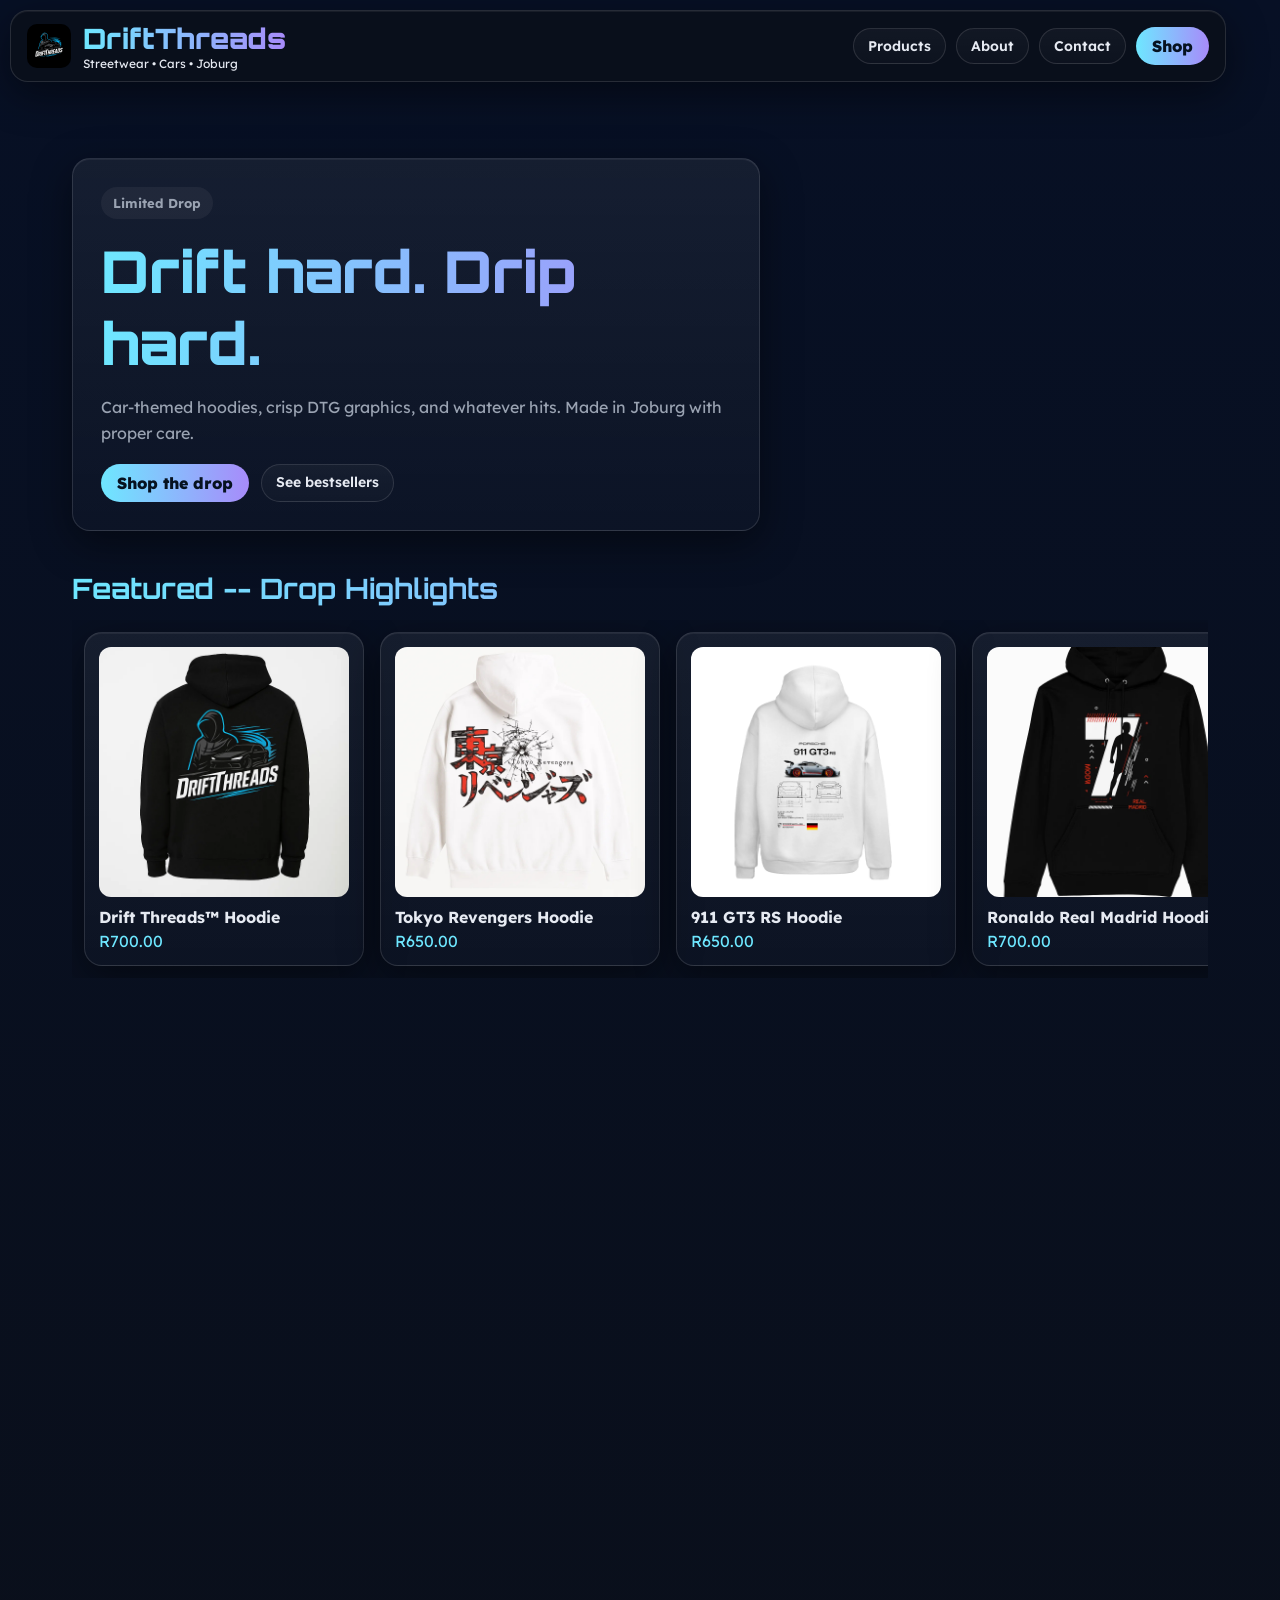
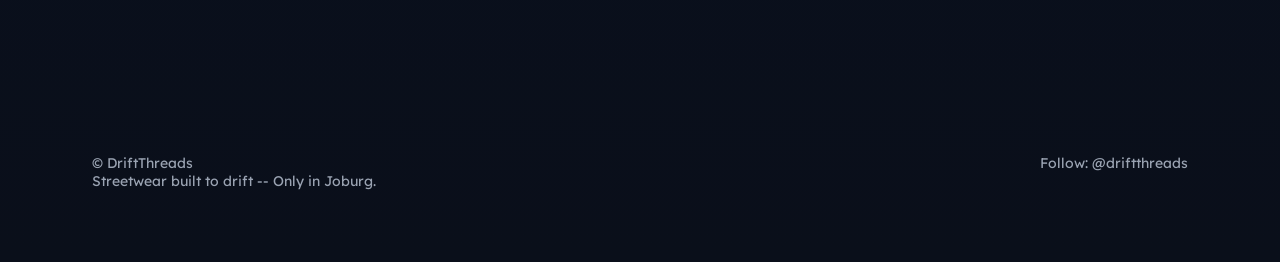
<file: index.html>
<!DOCTYPE html>
<html lang="en">
<head>
  <meta charset="utf-8" />
  <meta name="viewport" content="width=device-width,initial-scale=1,viewport-fit=cover" />
  <title>DriftThreads -- Drops & Drive</title>
  <meta name="description" content="Streetwear meets horsepower. Limited hoodies, crisp graphics, and Joburg-made drops.">
  <meta name="image" content="assets/logo.png">

  <link rel="icon" href="assets/favicon.png" />
  <link href="https://fonts.googleapis.com/css2?family=Orbitron:wght@500;700;900&family=Lexend:wght@300;400;600&display=swap" rel="stylesheet">
  <link href="https://cdnjs.cloudflare.com/ajax/libs/font-awesome/6.5.0/css/all.min.css" rel="stylesheet">
  <style>

.hidden {
    opacity: 0;
    transform: translateY(-5vw);
    filter: blur(1px);

    transition: all .5s;
}

.show {
    opacity: 1;
    filter: blur(0px);
    transform: translateY(0);
}



    :root {
      --bg-1: #071025;
      --bg-2: #0a0f1a;
      --stroke: rgba(255,255,255,0.12);
      --text: #e6eaf2;
      --muted: #9aa3b2;
      --accent-1: #6ee7ff;
      --accent-2: #a78bfa;
      --accent-3: #22d3ee;
      --radius: 18px;
      --shadow: 0 12px 40px rgba(0,0,0,0.45), inset 0 1px 0 rgba(255,255,255,0.06);
      --max: 1200px;
    }
    *{box-sizing:border-box;}
    html,body{
      margin:0;
      font-family:'Lexend', sans-serif;
      color: var(--text);
      background: linear-gradient(180deg,var(--bg-1) 0%,var(--bg-2) 100%);
      overflow-x:hidden;
      scroll-behavior:smooth;
    }

    #scrollToTopBtn i { font-size:20px; }
    #scrollToTopBtn {
      position: fixed;
      width: 50px;
      height: 50px;
      background: linear-gradient(135deg, var(--accent-1), var(--accent-2));
      color: #061220;
      bottom: 30px;
      right: 30px;
      border-radius: 50%;
      display: flex;
      align-items: center;
      justify-content: center;
      cursor: pointer;
      font-size: 22px;
      z-index: 9;
      border: 1px solid var(--stroke);
      -webkit-tap-highlight-color: transparent;
      transition: all .2s ease;
      transform: translateY(8px) scale(0.95);
      opacity: 0;
      pointer-events: none;
    }
    #scrollToTopBtn.visible { pointer-events:auto; opacity:1; transform:translateY(0) scale(1); }
    #scrollToTopBtn.visible:hover { transform:translateY(-3px) scale(1.03); box-shadow:0 3px 12px rgba(34,211,238,0.45),0 0 14px rgba(167,139,250,0.35); }
    #scrollToTopBtn.visible:active { transform:translateY(1px) scale(.93); }
    @media(max-width:600px){#scrollToTopBtn{height:40px;width:40px;font-size:18px;right:calc(50vw - 20px);bottom:18px;}}

    a{color:inherit;text-decoration:none;transition:all .25s ease;}

    .animated-bg,.animated-bg.reverse{position:fixed;inset:-30vmax;filter:blur(120px);opacity:.22;z-index:-3;mix-blend-mode:screen;pointer-events:none;}
    .animated-bg{background:conic-gradient(from 120deg at 40% 30%, rgba(34,211,238,.18), rgba(167,139,250,.16), rgba(255,180,120,.12));animation:spin 36s linear infinite;}
    .animated-bg.reverse{background:conic-gradient(from 320deg at 70% 65%, rgba(255,120,140,.12), rgba(100,180,255,.12), rgba(180,100,255,.12));animation:spin-rev 48s linear infinite;}
    @keyframes spin{to{transform:rotate(360deg);}}
    @keyframes spin-rev{to{transform:rotate(-360deg);}}
    .bg-grid::before{content:"";position:fixed;inset:-200vmax;
      background:linear-gradient(rgba(255,255,255,0.03) 1px,transparent 1px) 0 0/32px 32px,
        linear-gradient(90deg,rgba(255,255,255,0.03) 1px,transparent 1px) 0 0/32px 32px,
        linear-gradient(180deg,rgba(0,0,0,.45),rgba(0,0,0,.6));
      animation:pan 60s linear infinite;
      z-index:-2;}
    @keyframes pan{to{transform:translate3d(50px,20px,0);}}

    .blob{position:fixed;filter:blur(60px);opacity:.25;z-index:-1;mix-blend-mode:screen;}
    .blob.cyan{width:40vmax;height:40vmax;background:radial-gradient(circle at 30% 30%,#22d3ee,transparent 60%);top:-10vmax;left:-10vmax;animation:float 18s ease-in-out infinite;}
    .blob.violet{width:45vmax;height:45vmax;background:radial-gradient(circle at 70% 60%,#a78bfa,transparent 60%);bottom:-15vmax;right:-15vmax;animation:float 22s ease-in-out infinite reverse;}
    @keyframes float{50%{transform:translateY(-20px);} }

    .wrap{max-width:var(--max);margin:0 auto;padding: clamp(16px, 3vw, 32px);}

    .topbar{
      position:fixed;
      min-width: 95vw;
      top:0;left:0;right:0; 
      margin:10px;max-width:var(--max);
      display:flex;justify-content:space-between;align-items:center;gap:16px;
      background:rgba(10,15,26,0.8);
      border:1px solid var(--stroke);
      border-radius:var(--radius);
      padding:10px 16px;
      backdrop-filter:blur(12px);
      box-shadow: var(--shadow);
      z-index:100;
    }
    body{padding-top:90px;}

    .brand{display:flex;align-items:center;gap:12px;}
    .brand img{width:44px;height:44px;border-radius:10px;background:black;padding:6px;}
    .brand h1{margin:0;font-size:clamp(20px,5vw,28px);font-family:'Orbitron',sans-serif;font-weight:900;
      background:linear-gradient(90deg,var(--accent-1),var(--accent-2));
      -webkit-background-clip:text;background-clip:text;color:transparent;}
    .nav-actions{display:flex;gap:10px;align-items:center;}
    .pill,.primary{cursor:pointer;transition:transform .25s, box-shadow .25s, background .3s;}
    .pill{padding:8px 14px;border-radius:999px;font-weight:600;font-size:14px;color:var(--text);
      background:linear-gradient(180deg,rgba(255,255,255,.04),rgba(255,255,255,.02));border:1px solid var(--stroke);}
    .pill:hover{transform:translateY(-1px) scale(1.03);box-shadow:0 2px 8px rgba(0,0,0,.4);}
    .pill:active{transform:translateY(1px) scale(.98);}
    .primary{padding:9px 16px;border-radius:999px;font-weight:800;background:linear-gradient(90deg,var(--accent-1),var(--accent-2));color:#061220;border:0;}
    .primary:hover{transform:translateY(-1px) scale(1.03);box-shadow:0 2px 10px rgba(0,0,0,.55);}
    .primary:active{transform:translateY(1px) scale(.97);}
    .hamburger{display:none;font-size:24px;color:var(--text);cursor:pointer;z-index:110;}
    @media(max-width:720px){.nav-actions{display:none;}.hamburger{display:block;}}
    .nav-menu{position:fixed;top:80px;left:50%;transform:translateX(-50%);width:90%;
      background:rgba(10,15,26,0.95);border:1px solid var(--stroke);border-radius:var(--radius);
      backdrop-filter:blur(12px);display:none;flex-direction:column;padding:12px;gap:10px;
      box-shadow: var(--shadow);z-index:99;}
    .nav-menu.show{display:flex;animation:fadeIn .3s ease;}
    @keyframes fadeIn{from{opacity:0;transform:translate(-50%,-10px);}to{opacity:1;transform:translate(-50%,0);}}

    .hero{display:grid;gap:28px;margin-top:36px;align-items:center;}
    @media(min-width:900px){.hero{grid-template-columns:1fr 420px;}}
    .hero-card{border:1px solid var(--stroke);border-radius:var(--radius);padding:28px;
      background:linear-gradient(180deg,rgba(255,255,255,.06),rgba(255,255,255,.02));box-shadow: var(--shadow);}
    .kicker{display:inline-block;padding:8px 12px;font-size:13px;border-radius:999px;background:rgba(255,255,255,0.05);color:var(--muted);font-weight:700;}
    .hero-title{font-family:'Orbitron',sans-serif;font-weight:900;font-size:clamp(2rem,6vw,3.6rem);
      background:linear-gradient(90deg,var(--accent-1),var(--accent-2));-webkit-background-clip:text;background-clip:text;color:transparent;margin:16px 0;}
    .lead{color:var(--muted);margin-bottom:18px;line-height:1.6;}
    .actions{display:flex;gap:12px;margin-top:10px;}
    section h3{font-family:'Orbitron',sans-serif;font-size:clamp(22px,2.5vw,28px);
      background:linear-gradient(90deg,var(--accent-1),var(--accent-2));-webkit-background-clip:text;background-clip:text;color:transparent;
      margin-top:40px;margin-bottom:14px;}
    .strip{display:flex;gap:16px;overflow-x:auto;scroll-snap-type:x mandatory;padding:12px;}
    .product{min-width:280px;scroll-snap-align:center;border-radius:var(--radius);border:1px solid var(--stroke);
      background:linear-gradient(180deg,rgba(255,255,255,.06),rgba(255,255,255,.02));padding:14px;box-shadow: var(--shadow);transition:transform .25s;}
    .product:hover{transform:translateY(-4px) scale(1.015);}
    .product .thumb{aspect-ratio:1/1;overflow:hidden;border-radius:12px;margin-bottom:10px;}
    .product img{width:100%;height:100%;object-fit:cover;}
    .product .meta{font-weight:700;}
    .product .price{color:var(--accent-1);margin-top:4px;}
    .split{display:grid;gap:24px;}
    @media(min-width:800px){.split{grid-template-columns:1fr 1fr;}}
    .person{display:flex;gap:12px;align-items:center;padding:12px;border:1px solid var(--stroke);border-radius:var(--radius);background:linear-gradient(180deg,rgba(255,255,255,.04),rgba(255,255,255,.02));}
    .person img{width:68px;height:68px;border-radius:12px;object-fit:cover;box-shadow:0 6px 20px rgba(0,0,0,.5);}
    .tests{display:grid;gap:12px;}
    @media(min-width:600px){.tests{grid-template-columns:1fr 1fr;}}
    .test{padding:16px;margin:0 10px 0 10px; border-radius:var(--radius);border:1px solid var(--stroke);background:linear-gradient(180deg,rgba(255,255,255,.06),rgba(255,255,255,.02));}
    .test-name {color: var(--accent-3);}
    .contact{margin:32px 10px 0 10px;padding:18px;border-radius:var(--radius);border:1px solid var(--stroke);
      background:linear-gradient(180deg,rgba(255,255,255,.05),rgba(255,255,255,.02));display:flex;justify-content:space-between;align-items:center;flex-wrap:wrap;gap:14px;}
    footer{margin:40px 20px;color:var(--muted);display:flex;justify-content:space-between;flex-wrap:wrap;gap:12px;font-size:14px;}




    /* Price key (drop into your main stylesheet) */
.price-key{
  background: rgba(255,255,255,0.02);
  border: 1px solid rgba(255,255,255,0.03);
  padding: 12px 14px;
  border-radius: 10px;
  margin: 14px 16px;
  color: #eaf4ff;
  box-shadow: 0 6px 20px rgba(2,6,12,0.6);
  font-family: inherit;
}

/* Title */
.price-key-title{
  font-weight:700;
  font-size:24px;
  margin-bottom:16px;
  color: var(--accent-2);
  letter-spacing: 0.2px;
}

/* List */
.price-key-list{ list-style:none; margin:0; padding:0; display:flex; flex-direction:column; gap:8px; }

/* Row */
.pk-row{
  display:flex;
  justify-content:space-between;
  align-items:flex-start;
  gap:12px;
  padding:8px;
  border-radius:8px;
  transition: background .12s ease;
}
.pk-row:hover{ background: rgba(255,255,255,0.01); }

/* Left column (type + small description) */
.pk-left{ flex:1; min-width:0; }
.pk-type{ display:block; font-size:13px; color:#ffffff; }
.pk-desc{ font-size:12px; color:#9fb6d1; margin:4px 0 8px 0; line-height:1.2; }

/* Right column (price) */
.pk-right{
  white-space:nowrap;
  font-weight:800;
  font-size:13px;
  color:#000;
  background: linear-gradient(135deg, var(--accent-1), var(--accent-2));
  padding:6px 10px;
  border-radius:8px;
  min-width:82px;
  text-align:center;
}

/* Responsive: compact on small screens */
@media (max-width:520px){
  .price-key{ margin:10px 12px; padding:10px; }
  .pk-row{ flex-direction:column; align-items:flex-start; gap:6px; }
  .pk-right{ align-self:flex-end; min-width:60px; padding:5px 8px; }
}

  </style>
</head>
<body class="bg-grid">
  <div class="animated-bg"></div>
  <div class="animated-bg reverse"></div>
  <div class="blob cyan"></div>
  <div class="blob violet"></div>

  <!-- Scroll to Top Button -->
  <a id="scrollToTopBtn" href="#" role="button" aria-label="Scroll to top"><i class="fas fa-angle-up"></i></a>

  <!-- Topbar -->
  <div class="topbar">
    <div class="brand">
      <img src="assets/logo.png" alt="DriftThreads logo">
      <div>
        <h1>DriftThreads</h1>
        <div class="muted" style="font-size:12px">Streetwear • Cars • Joburg</div>
      </div>
    </div>
    <div class="nav-actions">
      <a class="pill" href="#products">Products</a>
      <a class="pill" href="#about">About</a>
      <a class="pill" href="#contact">Contact</a>
      <a class="primary" href="./home/">Shop</a>
    </div>
    <div class="hamburger" id="hamburger" aria-controls="navMenu" aria-expanded="false" role="button" tabindex="0">
      <i class="fa-solid fa-bars" aria-hidden="true"></i>
      <span class="sr-only" style="position:absolute;left:-9999px;top:auto;width:1px;height:1px;overflow:hidden;">Toggle menu</span>
    </div>
    <div class="nav-menu" id="navMenu" role="menu" aria-hidden="true">
      <a class="pill" href="#products" role="menuitem">Products</a>
      <a class="pill" href="#about" role="menuitem">About</a>
      <a class="pill" href="#contact" role="menuitem">Contact</a>
      <a class="primary" href="./home/" role="menuitem">Shop</a>
    </div>
  </div>

  <div class="wrap">
    <!-- Hero -->
    <section class="hero hidden">
      <div class="hero-card">
        <div class="kicker">Limited Drop</div>
        <h2 class="hero-title">Drift hard. Drip hard.</h2>
        <p class="lead">Car-themed hoodies, crisp DTG graphics, and whatever hits. Made in Joburg with proper care.</p>
        <div class="actions">
          <a class="primary" href="./home/">Shop the drop</a>
          <a class="pill" href="#products">See bestsellers</a>
        </div>
      </div>
    </section>

    

    <!-- Products -->
    <section id="products">
      <h3>Featured -- Drop Highlights</h3>
      <div class="strip">
  <div class="product">
    <div class="thumb">
      <img src="./home/products/hoodies/driftthreads_hoodie.jpeg" alt="Drift Threads™ Hoodie">
    </div>
    <div class="meta">Drift Threads™ Hoodie</div>
    <div class="price">R700.00</div>
  </div>

  <div class="product">
    <div class="thumb">
      <img src="./home/products/hoodies/tokyo_revengers.jpeg" alt="Tokyo Revengers Hoodie">
    </div>
    <div class="meta">Tokyo Revengers Hoodie</div>
    <div class="price">R650.00</div>
  </div>

  <div class="product">
    <div class="thumb">
      <img src="./home/products/hoodies/911_gt3_rs.jpeg" alt="911 GT3 RS Hoodie">
    </div>
    <div class="meta">911 GT3 RS Hoodie</div>
    <div class="price">R650.00</div>
  </div>

  <div class="product">
    <div class="thumb">
      <img src="./home/products/hoodies/cr7_rm.jpeg" alt="Ronaldo Real Madrid Hoodie">
    </div>
    <div class="meta">Ronaldo Real Madrid Hoodie</div>
    <div class="price">R700.00</div>
  </div>

  <div class="product">
    <div class="thumb">
      <img src="./home/products/mugs/driftthreads_mug.jpeg" alt="Drift Threads™ Mug">
    </div>
    <div class="meta">Drift Threads™ Mug</div>
    <div class="price">R150.00</div>
  </div>

  <div class="product">
    <div class="thumb">
      <img src="./home/products/supplements/honey_1kg.jpeg" alt="Liquid Gold™ Honey (1kg)">
    </div>
    <div class="meta">Liquid Gold™ Honey (1kg)</div>
    <div class="price">R220.00</div>
  </div>
</div>

    </section>


    <!-- Printing Price Guide -->
     <br>
     <br>

<div class="price-key hidden" role="region" aria-label="Printing price guide">
  <div class="price-key-title">Hoodie Price Guide (Subject to Change)</div>

  <ul class="price-key-list">
    <li class="pk-row">
      <div class="pk-left">
        <strong class="pk-type">Back print only</strong>
        <div class="pk-desc">Large design on the back — great for full artwork or text.</div>
      </div>
      <div class="pk-right">R650</div>
    </li>

    <li class="pk-row">
      <div class="pk-left">
        <strong class="pk-type">Back + chest emblem</strong>
        <div class="pk-desc">Back artwork plus a small logo/emblem on the front chest.</div>
      </div>
      <div class="pk-right">R700</div>
    </li>

    <li class="pk-row">
      <div class="pk-left">
        <strong class="pk-type">Back + sleeves</strong>
        <div class="pk-desc">Back print with additional sleeve prints — price depends on sleeve coverage & complexity.</div>
      </div>
      <div class="pk-right">R750–R850</div>
    </li>
  </ul>
</div>



    <!-- About -->
    <section id="about" class="split hidden">
      <div>
        <h3>Who runs this?</h3>
        <div class="person" style="margin-bottom: 10px;"><img src="assets/placeholder.png" alt="Zaynul"><div><strong>Zaynul</strong><div class="muted">Runs the grind -- handles the moves</div></div></div>
        <div class="person"><img src="assets/placeholder.png" alt="Saajid"><div><strong>Saajid</strong><div class="muted">Brains behind the look, design & web.</div></div></div>
      </div>
      <div>
        <h3>Word on the street</h3>
        <div class="tests hidden">
          <div class="test">"Fits mad. Got 3 hoodies and it still hits."<br><strong class="test-name">-- Anonymous</strong></div>
          <div class="test">"Local brand that actually cares about quality."<br><strong class="test-name">-- Anonymous</strong></div>
          <div class="test">"Honey's solid. Hoodies tougher than my ex."<br><strong class="test-name">-- Anonymous</strong></div>
          <div class="test">"Fast shipping and proper packaging, for once."<br><strong class="test-name">-- Anonymous</strong></div>
        </div>
      </div>
    </section>

    <!-- Contact -->
    <section id="contact" class="contact hidden">
      <div>
        <strong>Order via WhatsApp</strong>
        <div class="muted" style="margin-top:6px">No bots. No stress. Screenshot your cart and hit us up -- we move fast.</div>
      </div>
      <a class="primary" href="https://wa.me/+27713468567" target="_blank" rel="noopener">Message us</a>
    </section>

    <footer>
      <div>© DriftThreads<br>Streetwear built to drift -- Only in Joburg.</div>
      <div class="muted">Follow: @driftthreads</div>
    </footer>
  </div>

  <script>
    // Elements
    const hamburger = document.getElementById('hamburger');
    const navMenu = document.getElementById('navMenu');
    const hamburgerIcon = hamburger.querySelector('i');

    // Accessibility helpers
    function setMenuState(open) {
      if (open) {
        navMenu.classList.add('show');
        navMenu.setAttribute('aria-hidden', 'false');
        hamburger.setAttribute('aria-expanded', 'true');
      } else {
        navMenu.classList.remove('show');
        navMenu.setAttribute('aria-hidden', 'true');
        hamburger.setAttribute('aria-expanded', 'false');
      }
    }

    function closeMenu(){
      setMenuState(false);
      hamburgerIcon.classList.remove('fa-xmark');
      hamburgerIcon.classList.add('fa-bars');
    }
    function openMenu(){
      setMenuState(true);
      hamburgerIcon.classList.remove('fa-bars');
      hamburgerIcon.classList.add('fa-xmark');
      // Optionally move focus into first item for keyboard users
      const firstLink = navMenu.querySelector('a');
      if(firstLink) firstLink.focus();
    }
    function toggleMenu(){
      if(navMenu.classList.contains('show')) {
        closeMenu();
      } else {
        openMenu();
      }
    }

    // Toggle on click & keyboard activation
    hamburger.addEventListener('click', (e) => {
      e.stopPropagation(); // prevent immediate document click listener from acting on this click
      toggleMenu();
    });
    // support Enter/Space to toggle
    hamburger.addEventListener('keydown', (e) => {
      if (e.key === 'Enter' || e.key === ' ') {
        e.preventDefault();
        toggleMenu();
      }
    });

    // Close when clicking any link inside menu (existing behavior)
    document.querySelectorAll('.nav-menu a').forEach(link=>{
      link.addEventListener('click', closeMenu);
    });

    // Also close when clicking anywhere outside the menu while it's open
    document.addEventListener('click', (e) => {
      // If menu isn't open, nothing to do
      if(!navMenu.classList.contains('show')) return;
      // If the click target is inside the menu or on the hamburger, ignore
      if (navMenu.contains(e.target) || hamburger.contains(e.target)) return;
      // Otherwise close
      closeMenu();
    }, { passive: true });

    // Close with Escape key
    document.addEventListener('keydown', (e) => {
      if (e.key === 'Escape' && navMenu.classList.contains('show')) {
        closeMenu();
        // Return focus to hamburger for keyboard users
        hamburger.focus();
      }
    });

    // If you want to close on touchstart outside (more responsive on mobile), handle touchstart similarly:
    document.addEventListener('touchstart', (e) => {
      if(!navMenu.classList.contains('show')) return;
      if (navMenu.contains(e.target) || hamburger.contains(e.target)) return;
      closeMenu();
    }, { passive: true });

    // Animate cards on scroll
    const io = new IntersectionObserver((entries)=>{
      entries.forEach(e=>{
        if(e.isIntersecting){
          e.target.animate([
            {opacity:0, transform:'translateY(14px) scale(.98)'},
            {opacity:1, transform:'translateY(0) scale(1)'}
          ], {duration:520,easing:'cubic-bezier(.2,.8,.2,1)',fill:'forwards'});
          io.unobserve(e.target);
        }
      });
    },{threshold:.08});
    document.querySelectorAll('.product,.person,.test,.hero-card').forEach(el=>io.observe(el));

    // Scroll-to-top
    (function(){
      const btn=document.getElementById('scrollToTopBtn');
      if(!btn)return;
      function updateVisibility(){
        if(window.scrollY>240){btn.classList.add('visible');}
        else{btn.classList.remove('visible');}
      }
      updateVisibility();
      window.addEventListener('scroll',updateVisibility,{passive:true});
      function scrollTopHandler(e){
        e.preventDefault();window.scrollTo({top:0,behavior:'smooth'});btn.blur();
      }
      btn.addEventListener('click',scrollTopHandler);
      btn.addEventListener('keydown',(e)=>{
        if(e.key==='Enter'||e.key===' '){e.preventDefault();scrollTopHandler(e);}
      });
    })();

// Stagger
const observer = new IntersectionObserver((entries) => {
    entries.forEach((entry) => {
      console.log(entry)
      if (entry.isIntersecting) {
        entry.target.classList.add("show");
      } else {
        entry.target.classList.remove("show");
      }
    });
  })
  
const hiddenElements = document.querySelectorAll(".hidden");
hiddenElements.forEach((el) => observer.observe(el));


  </script>
</body>
</html>
</file>
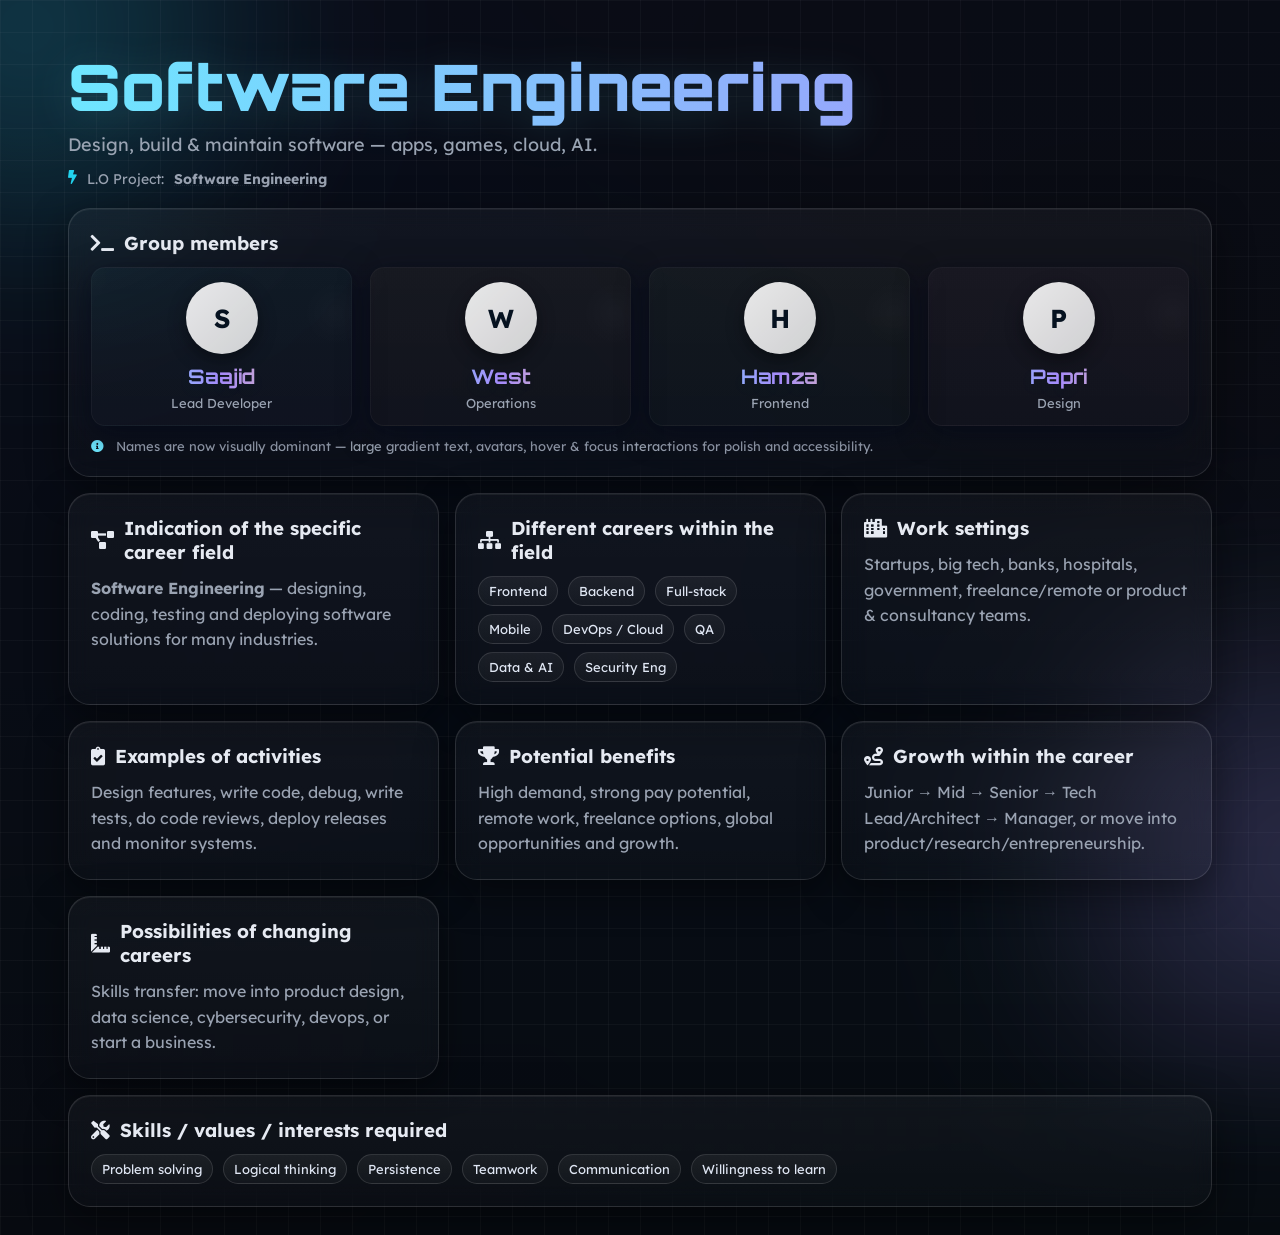
<file: lo.html>
<!DOCTYPE html>
<html lang="en">
<head>
  <meta charset="utf-8" />
  <title>Software Engineering — L.O Project</title>
  <meta name="viewport" content="width=device-width,initial-scale=1,viewport-fit=cover" />
  <meta name="color-scheme" content="dark light" />
  <!-- Google Fonts -->
  <link href="https://fonts.googleapis.com/css2?family=Orbitron:wght@500;700;900&family=Lexend:wght@300;400;600&display=swap" rel="stylesheet">
  <!-- Font Awesome -->
  <link rel="stylesheet" href="https://use.fontawesome.com/releases/v5.4.1/css/all.css">

  <style>
    :root{
      --bg-base-1: #071025;
      --bg-base-2: #0a0f1a;
      --stroke: rgba(255,255,255,0.12);
      --text: #e6eaf2;
      --muted: #9aa3b2;
      --accent-1: #6ee7ff;
      --accent-2: #a78bfa;
      --accent-3: #22d3ee;
      --shadow: 0 12px 40px rgba(0,0,0,0.45), inset 0 1px 0 rgba(255,255,255,0.06);
      --radius: 22px;
    }

    *{ box-sizing: border-box; }
    body{
      margin: 0;
      font-family: 'Lexend', sans-serif;
      color: var(--text);
      background: linear-gradient(180deg, var(--bg-base-1) 0%, var(--bg-base-2) 100%);
      overflow-x: hidden;
      min-height: 100vh;
    }

    /* animated colorful background layers */
    .animated-bg,
    .animated-bg.reverse{
      position: fixed;
      inset: -30vmax;
      filter: blur(120px);
      opacity: .22;
      z-index: -3;
      mix-blend-mode: screen;
      pointer-events: none;
      transform-origin: 50% 50%;
    }
    .animated-bg{ background: conic-gradient(from 120deg at 40% 30%, rgba(34,211,238,.18), rgba(167,139,250,.16), rgba(255,180,120,.12)); animation: spin 36s linear infinite; }
    .animated-bg.reverse{ background: conic-gradient(from 320deg at 70% 65%, rgba(255,120,140,.12), rgba(100,180,255,.12), rgba(180,100,255,.12)); animation: spin-rev 48s linear infinite; }
    @keyframes spin{ from{ transform: rotate(0deg) scale(1);} to{ transform: rotate(360deg) scale(1);} }
    @keyframes spin-rev{ from{ transform: rotate(0deg) scale(1);} to{ transform: rotate(-360deg) scale(1);} }

    .bg-grid::before{
      content: "";
      position: fixed;
      inset: -200vmax;
      background:
        linear-gradient(rgba(255,255,255,0.03) 1px, transparent 1px) 0 0/32px 32px,
        linear-gradient(90deg, rgba(255,255,255,0.03) 1px, transparent 1px) 0 0/32px 32px,
        linear-gradient(180deg, rgba(0,0,0,.45), rgba(0,0,0,.6));
      animation: pan 60s linear infinite;
      z-index: -2;
    }
    @keyframes pan{ from{transform:translate3d(0,0,0);} to{transform:translate3d(50px,20px,0);} }

    .blob{
      position: fixed;
      filter: blur(60px);
      opacity: .25;
      z-index: -1;
      mix-blend-mode: screen;
      pointer-events: none;
    }
    .blob.cyan{ width: 40vmax; height: 40vmax; background: radial-gradient(circle at 30% 30%, #22d3ee, transparent 60%); top: -10vmax; left: -10vmax; animation: float 18s ease-in-out infinite; }
    .blob.violet{ width: 45vmax; height: 45vmax; background: radial-gradient(circle at 70% 60%, #a78bfa, transparent 60%); bottom: -15vmax; right: -15vmax; animation: float 22s ease-in-out infinite reverse; }
    @keyframes float{ 0%,100%{transform:translateY(0);} 50%{transform:translateY(-20px);} }

    .wrap{ max-width: 1200px; margin: 0 auto; padding: clamp(16px, 2.5vw, 28px); }

    header{
      padding-top: clamp(16px, 2vh, 24px);
      margin-bottom: 20px;
    }
    h1{
      font-family: 'Orbitron', sans-serif;
      font-weight: 900;
      margin: 0;
      font-size: clamp(34px, 6vw, 64px);
      background: linear-gradient(90deg, var(--accent-1), var(--accent-2));
      -webkit-background-clip: text; background-clip: text; color: transparent;
      filter: drop-shadow(0 6px 20px rgba(102,232,255,.15));
    }
    .subtitle{ color: var(--muted); font-size: clamp(14px, 2.2vw, 18px); margin-top: 6px; }
    .badge{ display:inline-flex; gap:10px; margin-top:14px; font-size:14px; color:var(--muted); }
    .badge i{ color: var(--accent-3); }

    .grid{
      display: grid;
      grid-template-columns: repeat(12, 1fr);
      gap: 16px;
    }

    /* phone: full width cards */
    @media (max-width: 640px) {
      .grid { grid-template-columns: repeat(1, 1fr); }
      .card { grid-column: span 1; }
    }

    /* tablet: 2 cols */
    @media (min-width: 641px) and (max-width: 1024px) {
      .grid { grid-template-columns: repeat(6, 1fr); }
      .card { grid-column: span 3; }
    }

    /* desktop: 3 cols */
    @media (min-width: 1025px) {
      .grid { grid-template-columns: repeat(12, 1fr); }
      .card { grid-column: span 4; }
      /* make any card with .fullwidth span entire row */
      .card.fullwidth { grid-column: 1 / -1; }
    }

    .card{
      border-radius: var(--radius);
      padding: 22px;
      border: 1px solid var(--stroke);
      background: linear-gradient(180deg, rgba(255,255,255,.04), rgba(255,255,255,.02));
      backdrop-filter: blur(12px);
      box-shadow: var(--shadow);
      transition: transform .25s ease, box-shadow .25s ease;
    }
    .card:hover{
      transform: translateY(-6px) scale(1.01);
      box-shadow: 0 16px 45px rgba(0,0,0,0.6);
    }

    .card h3{
      margin: 0 0 12px;
      font-weight: 700;
      display: flex;
      align-items: center;
      gap: 10px;
    }
    .card p{ margin: 0; color: var(--muted); line-height: 1.6; }

    .list{ display:flex; flex-wrap:wrap; gap:8px 10px; margin-top:8px; }
    .chip{
      border: 1px solid var(--stroke);
      border-radius: 999px;
      padding: 6px 10px;
      font-size: 13px;
      color: #dfe6f3;
      background: linear-gradient(180deg, rgba(255,255,255,.06), rgba(255,255,255,.03));
    }

    pre{ margin: 0; border-radius: 14px; overflow: auto; border: 1px solid var(--stroke); }
    .hljs{ background: rgba(0,0,0,.35)!important; padding: 14px!important; border-radius: 14px; font-size: 14px; }

    /* New member-centric styles */
    .member-grid{
      display:flex;
      gap: 18px;
      flex-wrap:wrap;
      justify-content: space-between;
      align-items: stretch;
      margin-top: 8px;
    }
    .member{
      flex: 1 1 220px;
      min-width: 180px;
      background: linear-gradient(180deg, rgba(255,255,255,0.03), rgba(255,255,255,0.02));
      border-radius: 14px;
      padding: 14px;
      text-align: center;
      border: 1px solid rgba(255,255,255,0.04);
      box-shadow: 0 8px 30px rgba(2,6,23,0.6);
      transition: transform .28s cubic-bezier(.2,.9,.2,1), box-shadow .28s;
      position: relative;
      overflow: hidden;
    }
    .member:hover{ transform: translateY(-8px) scale(1.02); box-shadow: 0 20px 60px rgba(2,6,23,0.7); }

    .member .avatar{
      width:72px; height:72px; border-radius:50%; margin: 0 auto 10px; display:flex; align-items:center; justify-content:center; font-weight:700; font-size:26px; color: #061220;
      background: linear-gradient(135deg, rgba(255,255,255,0.9), rgba(255,255,255,0.8));
      box-shadow: 0 6px 18px rgba(0,0,0,0.4);
    }

    .member .name{
      font-family: 'Orbitron', sans-serif;
      font-weight: 700;
      font-size: 20px;
      margin-bottom: 6px;
      background: linear-gradient(90deg, #6ee7ff, #a78bfa, #ffd38a);
      -webkit-background-clip: text; background-clip: text; color: transparent;
      text-shadow: 0 6px 20px rgba(103, 200, 255, 0.06);
    }
    .member .role{ font-size: 13px; color: var(--muted); }

    /* per-member accents */
    .member.saajid{ background-image: linear-gradient(180deg, rgba(34,211,238,0.03), rgba(167,139,250,0.02)); }
    .member.west{ background-image: linear-gradient(180deg, rgba(255,200,120,0.03), rgba(255,150,120,0.02)); }
    .member.hamza{ background-image: linear-gradient(180deg, rgba(160,220,140,0.03), rgba(120,200,180,0.02)); }
    .member.papri{ background-image: linear-gradient(180deg, rgba(240,160,240,0.03), rgba(200,140,240,0.02)); }

    /* subtle floating highlight */
    .member::after{
      content: '';
      position: absolute;
      inset: -40% -20% auto -20%;
      height: 120%;
      background: radial-gradient(circle at 10% 20%, rgba(255,255,255,0.02), transparent 12%), radial-gradient(circle at 80% 70%, rgba(255,255,255,0.02), transparent 10%);
      transform: rotate(-12deg);
      pointer-events: none;
    }

    /* accessible focus state */
    .member:focus-within, .member:focus{ outline: 3px solid rgba(110,231,255,0.12); }

    .note{ margin-top: 12px; color: var(--muted); font-size: 13px; display:flex; gap:12px; align-items:center; }
    .note i{ color: var(--accent-1); }

    /* small helper for the project name clickable look */
    #projectName{ text-decoration: underline dotted rgba(255,255,255,0.06); }

    /* subtle entry animation for header */
    header{ animation: fadeInUp .7s ease both; }
    @keyframes fadeInUp{ from{ opacity: 0; transform: translateY(8px);} to{ opacity: 1; transform: translateY(0);} }

  </style>
</head>
<body class="bg-grid">
  <div class="animated-bg"></div>
  <div class="animated-bg reverse"></div>
  <div class="blob cyan"></div>
  <div class="blob violet"></div>

  <div class="wrap">
    <header>
      <h1>Software Engineering</h1>
      <div class="subtitle">Design, build & maintain software — apps, games, cloud, AI.</div>
      <div class="badge"><i class="fas fa-bolt"></i> L.O Project: <strong id="projectName">Software Engineering</strong></div>
    </header>

    <section class="grid" id="cards">
      <!-- members: big, colorful, animated name cards -->
      <article class="card fullwidth">
        <h3><i class="fas fa-terminal"></i> Group members</h3>
        <div class="member-grid" role="list">
          <div class="member saajid" role="listitem" tabindex="0">
            <div class="avatar">S</div>
            <div class="name">Saajid</div>
            <div class="role">Lead Developer</div>
          </div>

          <div class="member west" role="listitem" tabindex="0">
            <div class="avatar">W</div>
            <div class="name">West</div>
            <div class="role">Operations</div>
          </div>

          <div class="member hamza" role="listitem" tabindex="0">
            <div class="avatar">H</div>
            <div class="name">Hamza</div>
            <div class="role">Frontend</div>
          </div>

          <div class="member papri" role="listitem" tabindex="0">
            <div class="avatar">P</div>
            <div class="name">Papri</div>
            <div class="role">Design</div>
          </div>
        </div>
        <div class="note"><i class="fas fa-info-circle"></i> Names are now visually dominant — large gradient text, avatars, hover & focus interactions for polish and accessibility.</div>
      </article>

      <article class="card">
        <h3><i class="fas fa-project-diagram"></i> Indication of the specific career field</h3>
        <p><strong>Software Engineering</strong> — designing, coding, testing and deploying software solutions for many industries.</p>
      </article>

      <article class="card">
        <h3><i class="fas fa-sitemap"></i> Different careers within the field</h3>
        <div class="list">
          <span class="chip">Frontend</span>
          <span class="chip">Backend</span>
          <span class="chip">Full-stack</span>
          <span class="chip">Mobile</span>
          <span class="chip">DevOps / Cloud</span>
          <span class="chip">QA</span>
          <span class="chip">Data & AI</span>
          <span class="chip">Security Eng</span>
        </div>
      </article>

      <article class="card">
        <h3><i class="fas fa-city"></i> Work settings</h3>
        <p>Startups, big tech, banks, hospitals, government, freelance/remote or product & consultancy teams.</p>
      </article>

      <article class="card">
        <h3><i class="fas fa-clipboard-check"></i> Examples of activities</h3>
        <p>Design features, write code, debug, write tests, do code reviews, deploy releases and monitor systems.</p>
      </article>

      <article class="card">
        <h3><i class="fas fa-trophy"></i> Potential benefits</h3>
        <p>High demand, strong pay potential, remote work, freelance options, global opportunities and growth.</p>
      </article>

      <article class="card">
        <h3><i class="fas fa-route"></i> Growth within the career</h3>
        <p>Junior → Mid → Senior → Tech Lead/Architect → Manager, or move into product/research/entrepreneurship.</p>
      </article>

      <article class="card">
        <h3><i class="fas fa-ruler-combined"></i> Possibilities of changing careers</h3>
        <p>Skills transfer: move into product design, data science, cybersecurity, devops, or start a business.</p>
      </article>

      <!-- also fullwidth on desktop -->
      <article class="card fullwidth">
        <h3><i class="fas fa-tools"></i> Skills / values / interests required</h3>
        <div class="list">
          <span class="chip">Problem solving</span>
          <span class="chip">Logical thinking</span>
          <span class="chip">Persistence</span>
          <span class="chip">Teamwork</span>
          <span class="chip">Communication</span>
          <span class="chip">Willingness to learn</span>
        </div>
      </article>
    </section>
  </div>

  <script>
    // Intersection animations for cards
    const io = new IntersectionObserver((entries)=>{
      entries.forEach(e=>{
        if(e.isIntersecting){
          e.target.animate([
            { opacity: 0, transform: 'translateY(14px) scale(.98)' },
            { opacity: 1, transform: 'translateY(0) scale(1)' }
          ], { duration: 520, easing: 'cubic-bezier(.2,.8,.2,1)', fill: 'forwards' });
          io.unobserve(e.target);
        }
      });
    }, { threshold: .08 });
    document.querySelectorAll('.card').forEach(c=>io.observe(c));

    // Rename project on click
    const project = document.getElementById('projectName');
    project.style.cursor = 'pointer';
    project.title = 'Click to rename';
    project.addEventListener('click', ()=>{
      const name = prompt('Set project name:', project.textContent.trim());
      if(name && name.trim().length){ project.textContent = name.trim(); }
    });
  </script>
</body>
</html>
</file>
